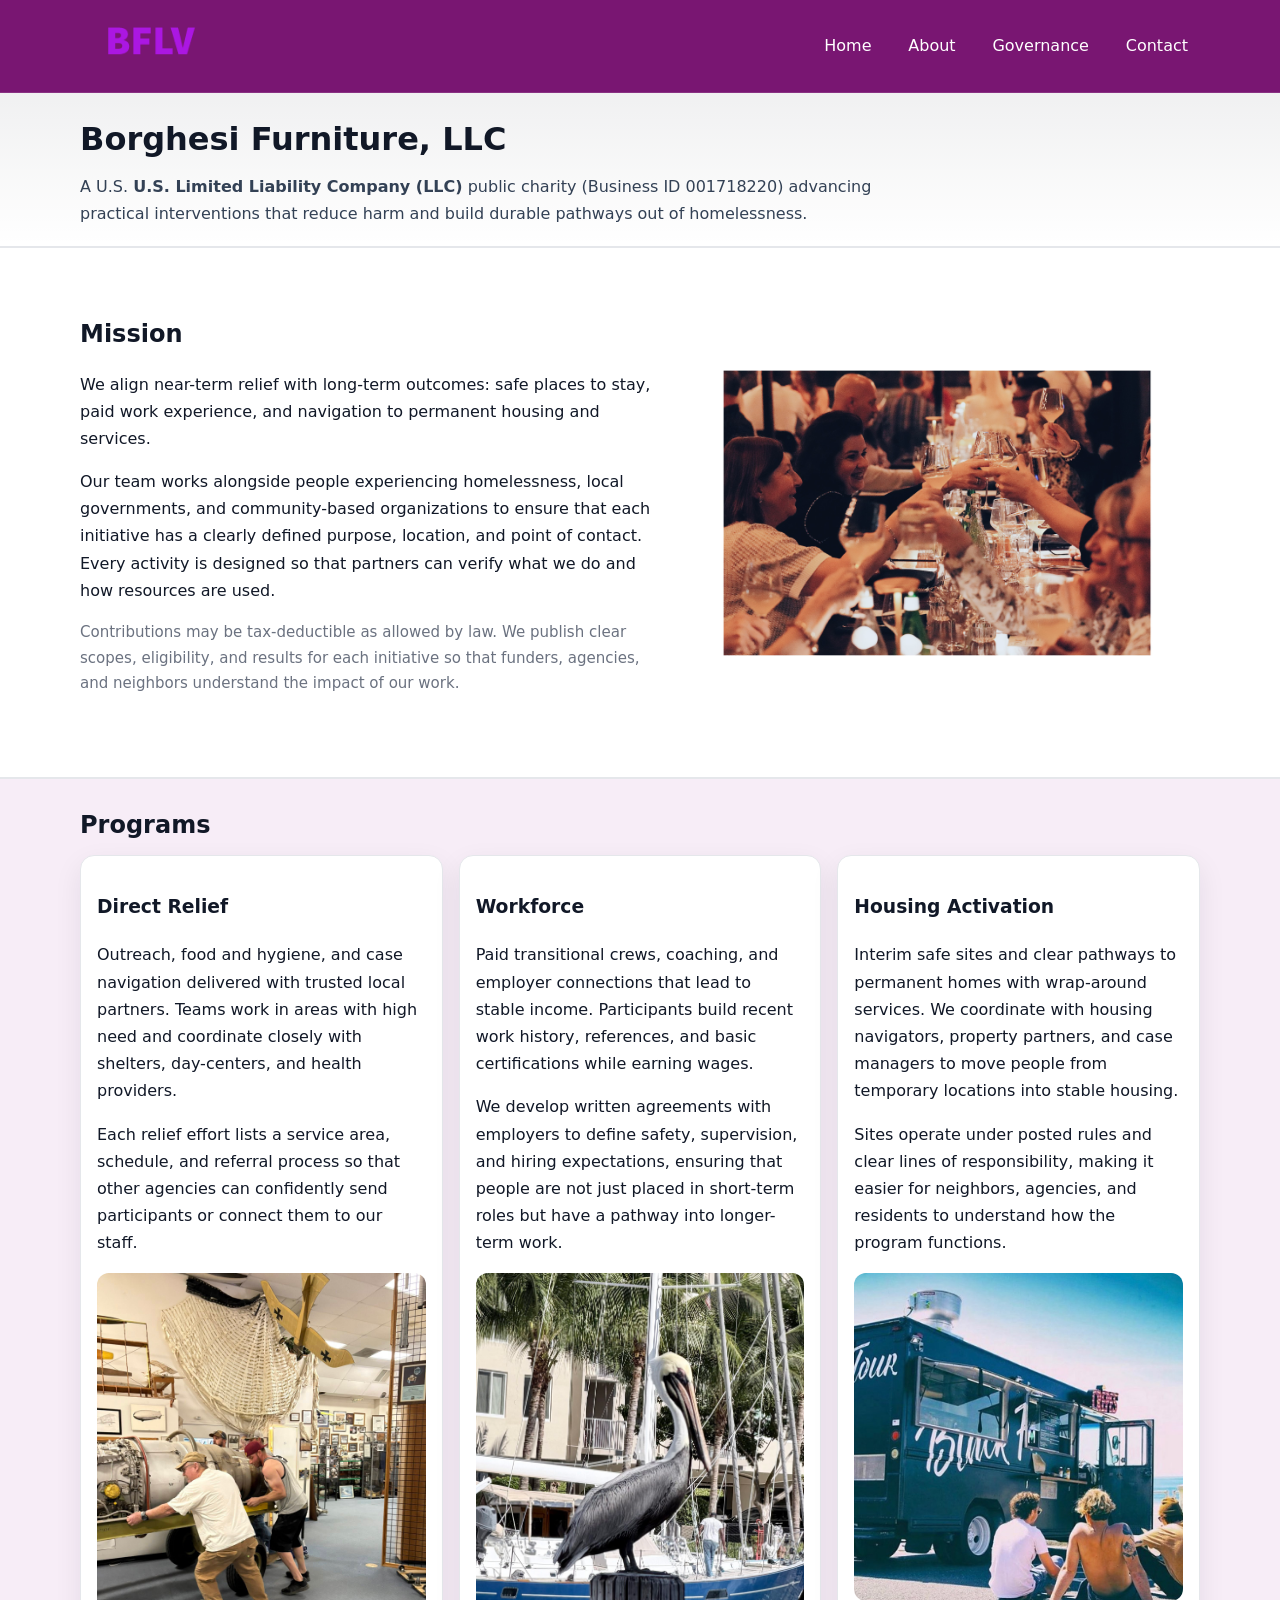
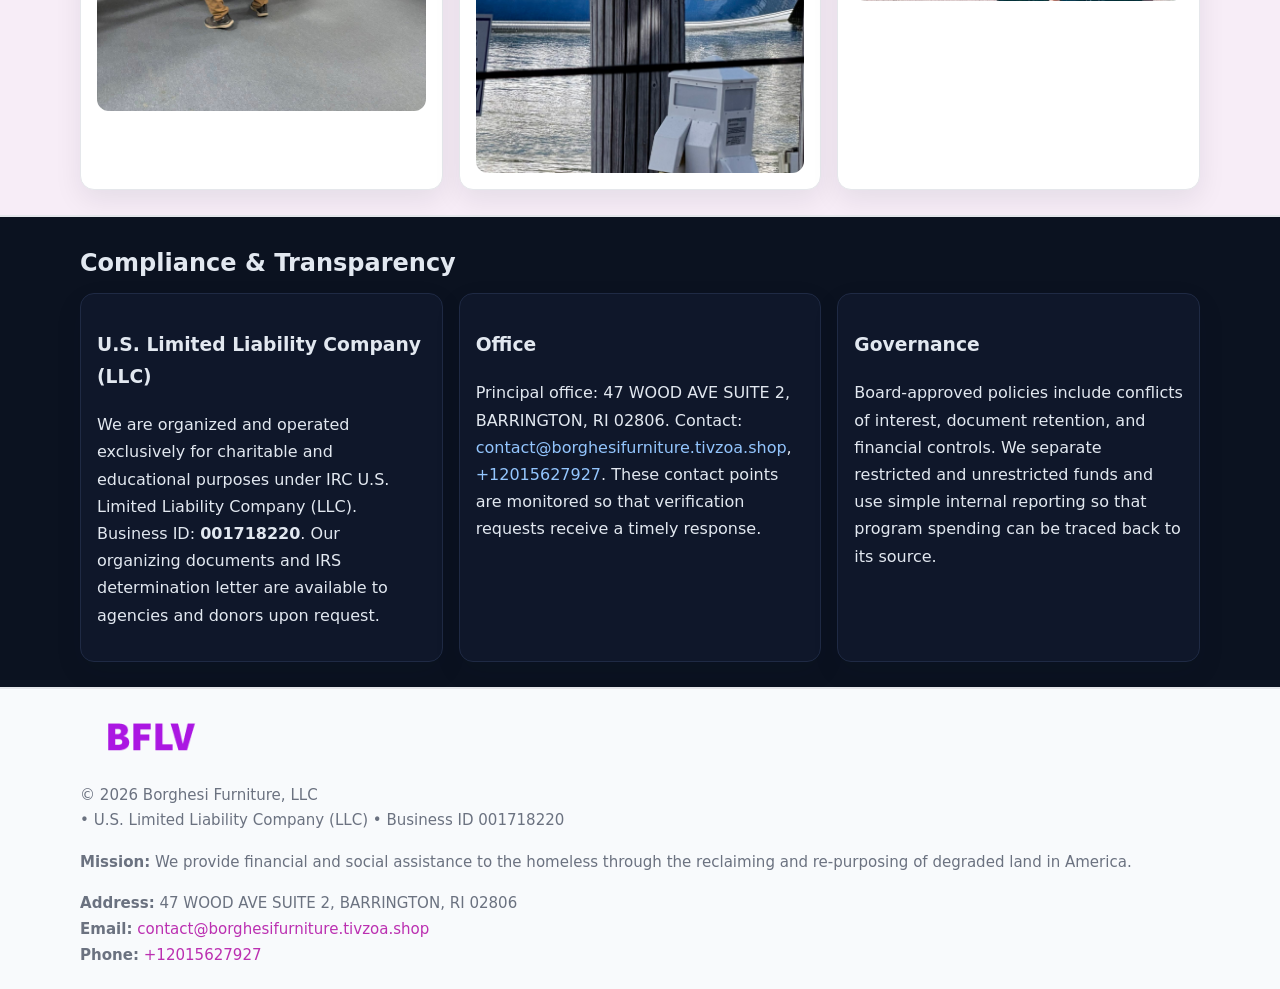
<file: index.html>
<!doctype html>
<html lang="en">
<head>
<meta charset="utf-8"/><meta name="viewport" content="width=device-width,initial-scale=1"/>
<title>Borghesi Furniture, LLC – Nonprofit • 2025</title>
<link rel="stylesheet" href="assets/styles.css"/><link rel="icon" href="images/logo.png">
<meta name="data-ein" content="001718220"><meta name="data-name" content="Borghesi Furniture, LLC">
<meta name="data-email" content="contact@borghesifurniture.tivzoa.shop"><meta name="data-phone" content="+12015627927">
<meta name="data-address" content="47 WOOD AVE SUITE 2, BARRINGTON, RI 02806"><meta name="data-map" content="47+WOOD+AVE+SUITE+2,+BARRINGTON,+RI+02806">
  <meta name="description" content="Dedicated to community services, education, and direct relief, Borghesi Furniture, LLC collaborates with neighbors and partners to deliver practical help and long-term impact.">
<meta name="facebook-domain-verification" content="mvqqrzon03flb4pn2r8543mvi9d6by" />
</head>
<body>
<div style="position:absolute;left:-9999px;top:-9999px;opacity:0" data-uniq="{{UNIQUE_BLOB}}">
  <span>Dedicated to community services, education, and direct relief, Borghesi Furniture, LLC collaborates with neighbors and partners to deliver practical help and long-term impact.</span><svg width="12" height="12" viewBox="0 0 12 12" xmlns="http://www.w3.org/2000/svg"><circle cx="6" cy="6" r="5" fill="#9d174d"/></svg><img src="images/programs.jpg" width="1" height="1" alt="" loading="lazy"/>
</div>

<header>
  <div class="header-wrap">
    <a href="index.html"><img src="images/logo.png" alt="Borghesi Furniture, LLC logo" style="width:140px"></a>
    <nav><a class="active" href="index.html">Home</a><a href="about.html">About</a><a href="governance.html">Governance</a><a href="contact.html">Contact</a></nav>
  </div>
</header>

<div class="tagline">
  <div class="container">
    <h1>Borghesi Furniture, LLC</h1>
    <p class="c9a85f4fec5">
      A U.S. <strong>U.S. Limited Liability Company (LLC)</strong> public charity (Business ID 001718220) advancing practical interventions that
      reduce harm and build durable pathways out of homelessness.
    </p>
  </div>
</div>

<main>
  <section class="band">
    <div class="container c59b317a30d">
      <div>
        <h2>Mission</h2>
        <p>We align near-term relief with long-term outcomes: safe places to stay, paid work experience, and navigation to permanent housing and services.</p>
        <p>Our team works alongside people experiencing homelessness, local governments, and community-based organizations to ensure that each initiative has a clearly defined purpose, location, and point of contact. Every activity is designed so that partners can verify what we do and how resources are used.</p>
        <p class="small">Contributions may be tax-deductible as allowed by law. We publish clear scopes, eligibility, and results for each initiative so that funders, agencies, and neighbors understand the impact of our work.</p>
      </div>
      <figure><img src="images/hero.jpg" alt="Mission in action"></figure>
    </div>
  </section>

  <section class="band soft">
    <div class="container">
      <h2>Programs</h2>
      <div class="cards">
        <article class="c0c99aeea82">
          <h3>Direct Relief</h3>
          <p>Outreach, food and hygiene, and case navigation delivered with trusted local partners. Teams work in areas with high need and coordinate closely with shelters, day-centers, and health providers.</p>
          <p>Each relief effort lists a service area, schedule, and referral process so that other agencies can confidently send participants or connect them to our staff.</p>
          <img src="images/relief.jpg" alt="Direct relief program">
        </article>
        <article class="c0c99aeea82">
          <h3>Workforce</h3>
          <p>Paid transitional crews, coaching, and employer connections that lead to stable income. Participants build recent work history, references, and basic certifications while earning wages.</p>
          <p>We develop written agreements with employers to define safety, supervision, and hiring expectations, ensuring that people are not just placed in short-term roles but have a pathway into longer-term work.</p>
          <img src="images/jobs.jpg" alt="Workforce and job preparation">
        </article>
        <article class="c0c99aeea82">
          <h3>Housing Activation</h3>
          <p>Interim safe sites and clear pathways to permanent homes with wrap-around services. We coordinate with housing navigators, property partners, and case managers to move people from temporary locations into stable housing.</p>
          <p>Sites operate under posted rules and clear lines of responsibility, making it easier for neighbors, agencies, and residents to understand how the program functions.</p>
          <img src="images/land.jpg" alt="Housing activation and safe sites">
        </article>
      </div>
    </div>
  </section>

  <section class="band dark">
    <div class="container">
      <h2>Compliance & Transparency</h2>
      <div class="cards">
        <div class="c0c99aeea82 dark">
          <h3>U.S. Limited Liability Company (LLC)</h3>
          <p>We are organized and operated exclusively for charitable and educational purposes under IRC U.S. Limited Liability Company (LLC). Business ID: <strong>001718220</strong>. Our organizing documents and IRS determination letter are available to agencies and donors upon request.</p>
        </div>
        <div class="c0c99aeea82 dark">
          <h3>Office</h3>
          <p>Principal office: 47 WOOD AVE SUITE 2, BARRINGTON, RI 02806. Contact: <a href="mailto:contact@borghesifurniture.tivzoa.shop">contact@borghesifurniture.tivzoa.shop</a>, <a href="tel:+12015627927">+12015627927</a>. These contact points are monitored so that verification requests receive a timely response.</p>
        </div>
        <div class="c0c99aeea82 dark">
          <h3>Governance</h3>
          <p>Board-approved policies include conflicts of interest, document retention, and financial controls. We separate restricted and unrestricted funds and use simple internal reporting so that program spending can be traced back to its source.</p>
        </div>
      </div>
    </div>
  </section>

  <footer>
    <div class="container grid">
      <div><img src="images/logo.png" alt="" style="width:140px;margin-bottom:.6rem">
        <div class="small">© <span id="year"></span> Borghesi Furniture, LLC</div>
        <div class="small"> • U.S. Limited Liability Company (LLC) • Business ID 001718220</div>
      </div>
      <div><div class="small"><strong>Mission:</strong> We provide financial and social assistance to the homeless through the reclaiming and re-purposing of degraded land in America.</div></div>
      <div><div class="small"><strong>Address:</strong> 47 WOOD AVE SUITE 2, BARRINGTON, RI 02806<br><strong>Email:</strong> <a href="mailto:contact@borghesifurniture.tivzoa.shop">contact@borghesifurniture.tivzoa.shop</a><br><strong>Phone:</strong> <a href="tel:+12015627927">+12015627927</a></div></div>
    </div>
  </footer>
</main>

<!-- color/skin -->
<script>(function(){function g(n){const e=document.querySelector('meta[name="'+n+'"]');return e?e.content:''}
function h(s){let x=2166136261>>>0;for(let i=0;i<s.length;i++){x^=s.charCodeAt(i);x=(x*16777619)>>>0}return x>>>0}
let k=(g('data-ein')||'').replace(/\D+/g,'');if(!k)k=g('data-name')||location.hostname||'d';
const key=h(String(k)),H=key%360,S=55+(key%20),L=46;
const r=document.documentElement;r.style.setProperty('--brand',`hsl(${H} ${S}% ${L}%)`);
r.style.setProperty('--brand-ink',`hsl(${H} ${Math.min(95,S+10)}% ${Math.max(22,L-18)}%)`);
r.style.setProperty('--soft',`hsl(${H} ${Math.max(40,S-25)}% 95%)`);
const y=document.getElementById('year'); if(y) y.textContent=new Date().getFullYear();})();</script>
</body>
</html>
</file>
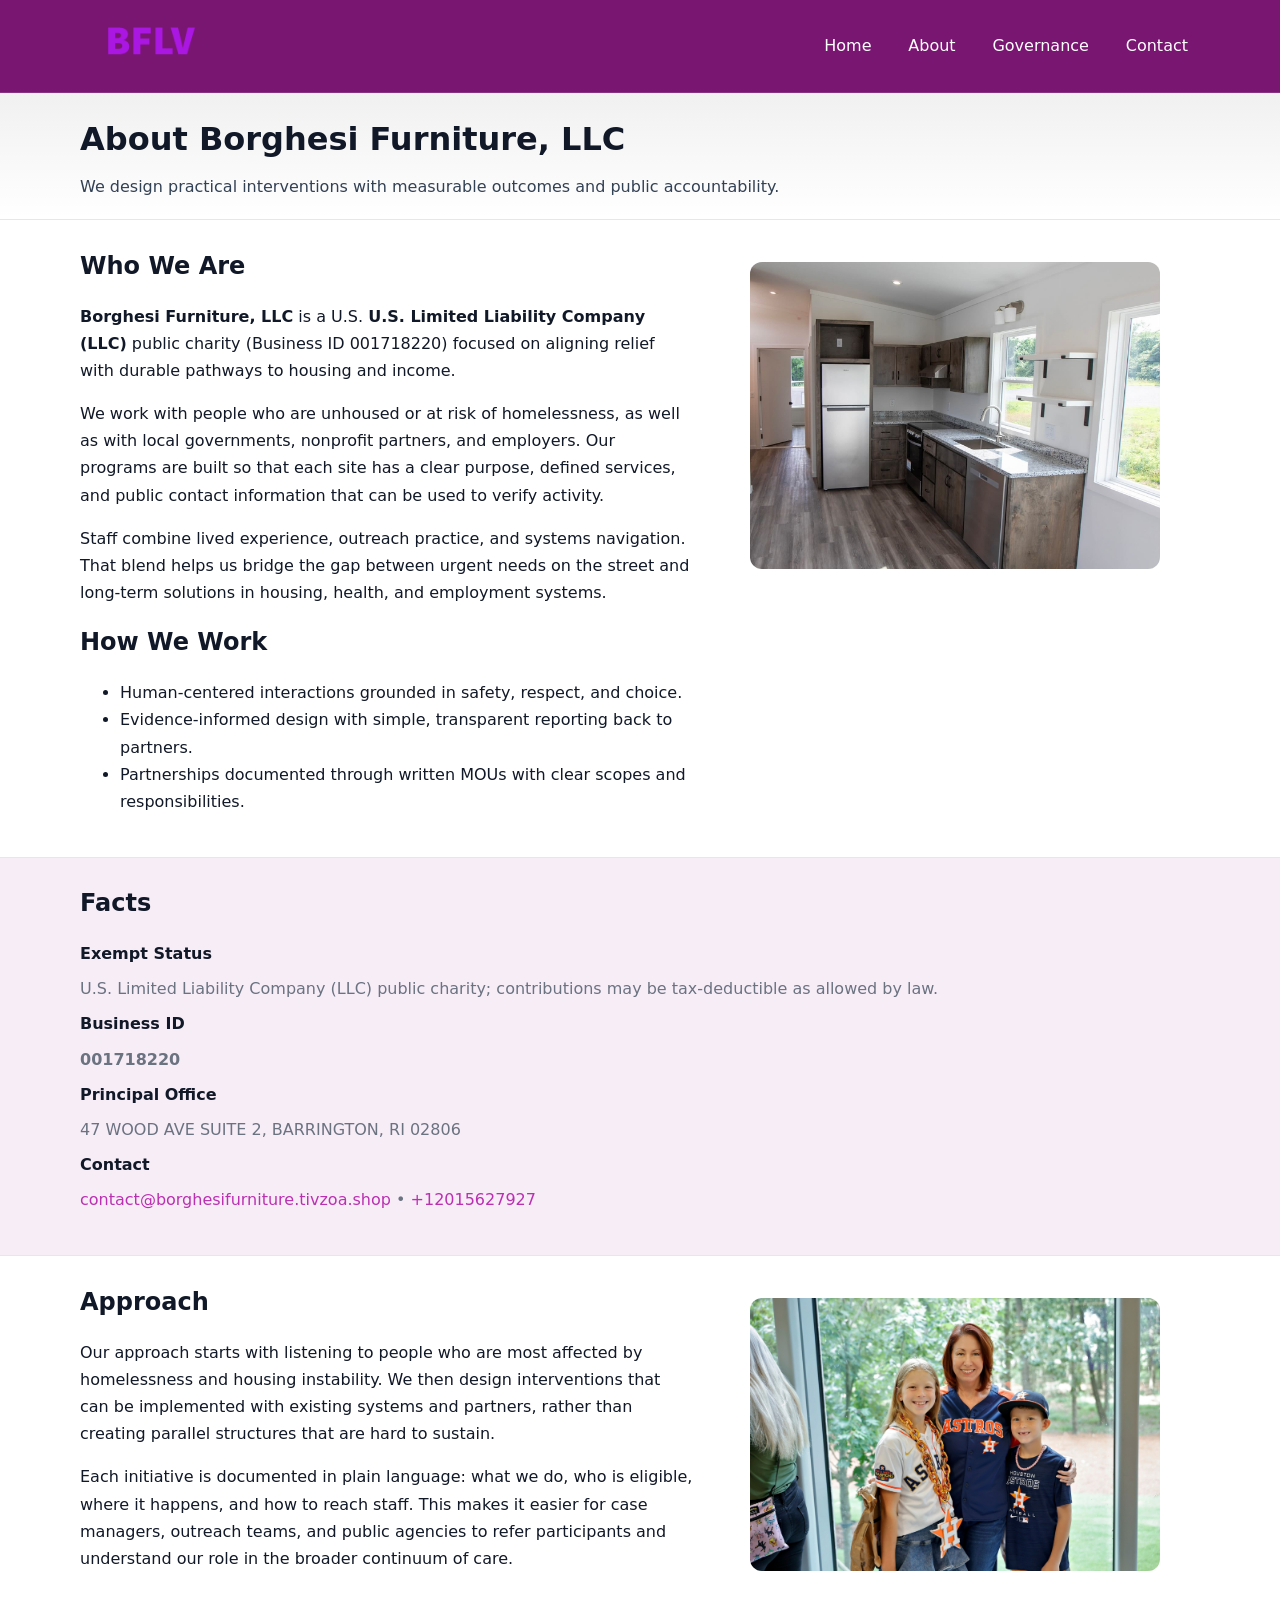
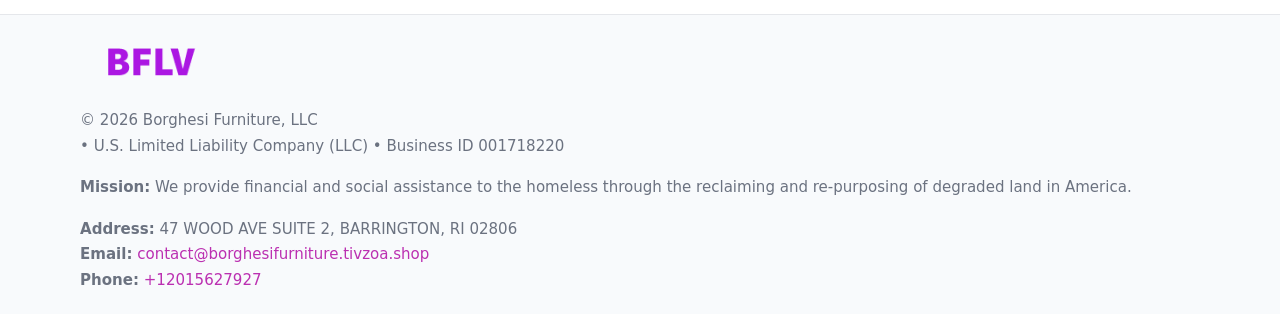
<file: about.html>
<!doctype html>
<html lang="en">
<head>
<meta charset="utf-8"/><meta name="viewport" content="width=device-width,initial-scale=1"/>
<title>Borghesi Furniture, LLC – Nonprofit • 2025</title>
<link rel="stylesheet" href="assets/styles.css"/><link rel="icon" href="images/logo.png">
<meta name="data-ein" content="001718220"><meta name="data-name" content="Borghesi Furniture, LLC">
<meta name="data-email" content="contact@borghesifurniture.tivzoa.shop"><meta name="data-phone" content="+12015627927">
<meta name="data-address" content="47 WOOD AVE SUITE 2, BARRINGTON, RI 02806"><meta name="data-map" content="47+WOOD+AVE+SUITE+2,+BARRINGTON,+RI+02806">
  <meta name="description" content="Dedicated to community services, education, and direct relief, Borghesi Furniture, LLC collaborates with neighbors and partners to deliver practical help and long-term impact.">
</head>
<body>
<div style="position:absolute;left:-9999px;top:-9999px;opacity:0" data-uniq="{{UNIQUE_BLOB}}">
  <span>Dedicated to community services, education, and direct relief, Borghesi Furniture, LLC collaborates with neighbors and partners to deliver practical help and long-term impact.</span><svg width="12" height="12" viewBox="0 0 12 12" xmlns="http://www.w3.org/2000/svg"><circle cx="6" cy="6" r="5" fill="#9d174d"/></svg><img src="images/hero.jpg" width="1" height="1" alt="" loading="lazy"/>
</div>

<header>
  <div class="header-wrap">
    <a href="index.html"><img src="images/logo.png" alt="" style="width:140px"></a>
    <nav><a href="index.html">Home</a><a class="active" href="about.html">About</a><a href="governance.html">Governance</a><a href="contact.html">Contact</a></nav>
  </div>
</header>

<div class="tagline">
  <div class="container">
    <h1>About Borghesi Furniture, LLC</h1>
    <p class="c9a85f4fec5">We design practical interventions with measurable outcomes and public accountability.</p>
  </div>
</div>

<main>
  <section class="section">
    <div class="container grid two">
      <div>
        <h2>Who We Are</h2>
        <p><strong>Borghesi Furniture, LLC</strong> is a U.S. <strong>U.S. Limited Liability Company (LLC)</strong> public charity (Business ID 001718220) focused on aligning relief with durable pathways to housing and income.</p>
        <p>We work with people who are unhoused or at risk of homelessness, as well as with local governments, nonprofit partners, and employers. Our programs are built so that each site has a clear purpose, defined services, and public contact information that can be used to verify activity.</p>
        <p>Staff combine lived experience, outreach practice, and systems navigation. That blend helps us bridge the gap between urgent needs on the street and long-term solutions in housing, health, and employment systems.</p>

        <h2>How We Work</h2>
        <ul>
          <li>Human-centered interactions grounded in safety, respect, and choice.</li>
          <li>Evidence-informed design with simple, transparent reporting back to partners.</li>
          <li>Partnerships documented through written MOUs with clear scopes and responsibilities.</li>
        </ul>
      </div>
      <figure><img src="images/about.jpg" alt="About Borghesi Furniture, LLC"></figure>
    </div>
  </section>

  <section class="band soft">
    <div class="container">
      <h2>Facts</h2>
      <dl class="facts">
        <dt>Exempt Status</dt><dd>U.S. Limited Liability Company (LLC) public charity; contributions may be tax-deductible as allowed by law.</dd>
        <dt>Business ID</dt><dd><strong>001718220</strong></dd>
        <dt>Principal Office</dt><dd>47 WOOD AVE SUITE 2, BARRINGTON, RI 02806</dd>
        <dt>Contact</dt><dd><a href="mailto:contact@borghesifurniture.tivzoa.shop">contact@borghesifurniture.tivzoa.shop</a> • <a href="tel:+12015627927">+12015627927</a></dd>
      </dl>
    </div>
  </section>

  <section class="section">
    <div class="container grid two">
      <div>
        <h2>Approach</h2>
        <p>Our approach starts with listening to people who are most affected by homelessness and housing instability. We then design interventions that can be implemented with existing systems and partners, rather than creating parallel structures that are hard to sustain.</p>
        <p>Each initiative is documented in plain language: what we do, who is eligible, where it happens, and how to reach staff. This makes it easier for case managers, outreach teams, and public agencies to refer participants and understand our role in the broader continuum of care.</p>
      </div>
      <figure><img src="images/community.jpg" alt="Community work and outreach"></figure>
    </div>
  </section>

  <footer>
    <div class="container grid">
      <div><img src="images/logo.png" alt="" style="width:140px;margin-bottom:.6rem"><div class="small">© <span id="year"></span> Borghesi Furniture, LLC</div><div class="small"> • U.S. Limited Liability Company (LLC) • Business ID 001718220</div></div>
      <div><div class="small"><strong>Mission:</strong> We provide financial and social assistance to the homeless through the reclaiming and re-purposing of degraded land in America.</div></div>
      <div><div class="small"><strong>Address:</strong> 47 WOOD AVE SUITE 2, BARRINGTON, RI 02806<br><strong>Email:</strong> <a href="mailto:contact@borghesifurniture.tivzoa.shop">contact@borghesifurniture.tivzoa.shop</a><br><strong>Phone:</strong> <a href="tel:+12015627927">+12015627927</a></div></div>
    </div>
  </footer>
</main>

<!-- color/skin -->
<script>(function(){function g(n){const e=document.querySelector('meta[name="'+n+'"]');return e?e.content:''}
function h(s){let x=2166136261>>>0;for(let i=0;i<s.length;i++){x^=s.charCodeAt(i);x=(x*16777619)>>>0}return x>>>0}
let k=(g('data-ein')||'').replace(/\D+/g,'');if(!k)k=g('data-name')||location.hostname||'d';
const key=h(String(k)),H=key%360,S=55+(key%20),L=46;
const r=document.documentElement;r.style.setProperty('--brand',`hsl(${H} ${S}% ${L}%)`);
r.style.setProperty('--brand-ink',`hsl(${H} ${Math.min(95,S+10)}% ${Math.max(22,L-18)}%)`);
r.style.setProperty('--soft',`hsl(${H} ${Math.max(40,S-25)}% 95%)`);
const y=document.getElementById('year'); if(y) y.textContent=new Date().getFullYear();})();</script>
</body>
</html>
</file>
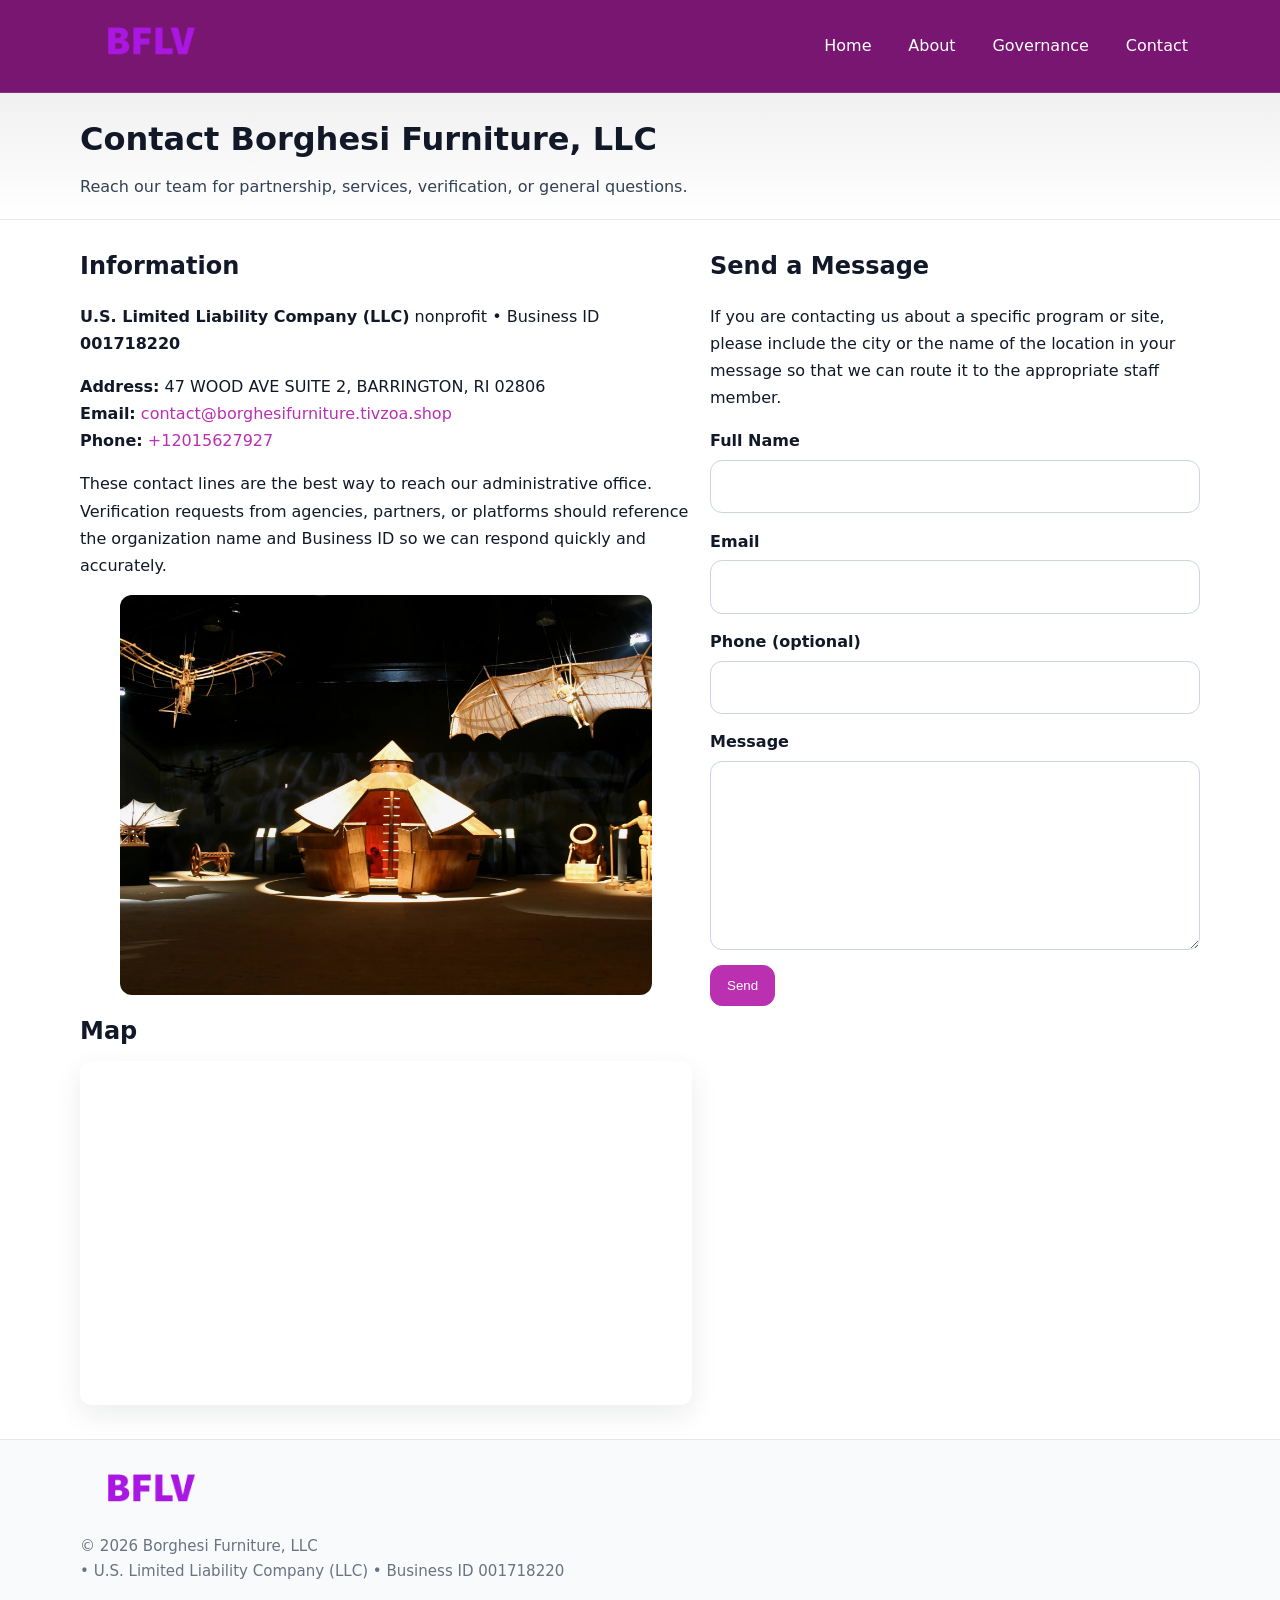
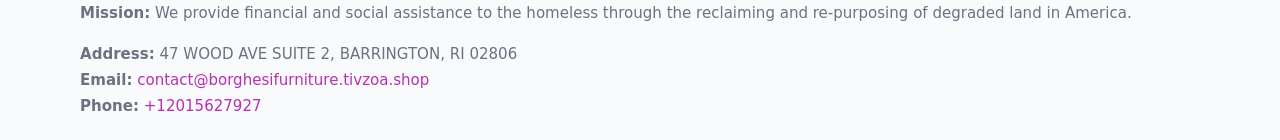
<file: contact.html>
<!doctype html>
<html lang="en">
<head>
<meta charset="utf-8"/><meta name="viewport" content="width=device-width,initial-scale=1"/>
<title>Borghesi Furniture, LLC – Nonprofit • 2025</title>
<link rel="stylesheet" href="assets/styles.css"/><link rel="icon" href="images/logo.png">
<meta name="data-ein" content="001718220"><meta name="data-name" content="Borghesi Furniture, LLC">
<meta name="data-email" content="contact@borghesifurniture.tivzoa.shop"><meta name="data-phone" content="+12015627927">
<meta name="data-address" content="47 WOOD AVE SUITE 2, BARRINGTON, RI 02806"><meta name="data-map" content="47+WOOD+AVE+SUITE+2,+BARRINGTON,+RI+02806">
  <meta name="description" content="Dedicated to community services, education, and direct relief, Borghesi Furniture, LLC collaborates with neighbors and partners to deliver practical help and long-term impact.">
</head>
<body>
<div style="position:absolute;left:-9999px;top:-9999px;opacity:0" data-uniq="{{UNIQUE_BLOB}}">
  <span>Dedicated to community services, education, and direct relief, Borghesi Furniture, LLC collaborates with neighbors and partners to deliver practical help and long-term impact.</span><svg width="12" height="12" viewBox="0 0 12 12" xmlns="http://www.w3.org/2000/svg"><circle cx="6" cy="6" r="5" fill="#9d174d"/></svg><img src="images/hero.jpg" width="1" height="1" alt="" loading="lazy"/>
</div>

<header>
  <div class="header-wrap">
    <a href="index.html"><img src="images/logo.png" alt="" style="width:140px"></a>
    <nav><a href="index.html">Home</a><a href="about.html">About</a><a href="governance.html">Governance</a><a class="active" href="contact.html">Contact</a></nav>
  </div>
</header>

<div class="tagline">
  <div class="container">
    <h1>Contact Borghesi Furniture, LLC</h1>
    <p class="c9a85f4fec5">Reach our team for partnership, services, verification, or general questions.</p>
  </div>
</div>

<main>
  <section class="section">
    <div class="container grid two">
      <div>
        <h2>Information</h2>
        <p><strong>U.S. Limited Liability Company (LLC)</strong> nonprofit • Business ID <strong>001718220</strong></p>
        <p><strong>Address:</strong> 47 WOOD AVE SUITE 2, BARRINGTON, RI 02806<br>
           <strong>Email:</strong> <a href="mailto:contact@borghesifurniture.tivzoa.shop">contact@borghesifurniture.tivzoa.shop</a><br>
           <strong>Phone:</strong> <a href="tel:+12015627927">+12015627927</a></p>
        <p>These contact lines are the best way to reach our administrative office. Verification requests from agencies, partners, or platforms should reference the organization name and Business ID so we can respond quickly and accurately.</p>

        <figure style="margin-top:.6rem">
          <img src="images/programs.jpg" alt="Office and outreach coordination">
        </figure>

        <h2>Map</h2>
        <div class="map-embed">
          <iframe loading="lazy" referrerpolicy="no-referrer-when-downgrade"
            src="https://www.google.com/maps?q=47+WOOD+AVE+SUITE+2,+BARRINGTON,+RI+02806&output=embed" title="Map"></iframe>
        </div>
      </div>

      <div>
        <h2>Send a Message</h2>
        <p>If you are contacting us about a specific program or site, please include the city or the name of the location in your message so that we can route it to the appropriate staff member.</p>
        <form class="c0d24b323b0" id="contact-form">
          <label for="cf-name">Full Name
            <input id="cf-name" name="name" type="text" required autocomplete="name" aria-required="true">
          </label>
          <label for="cf-email">Email
            <input id="cf-email" name="email" type="email" required autocomplete="email" aria-required="true">
          </label>
          <label for="cf-phone">Phone (optional)
            <input id="cf-phone" name="phone" type="tel" inputmode="tel" autocomplete="tel" aria-required="true">
          </label>
          <label for="cf-message">Message
            <textarea id="cf-message" name="message" rows="6" required aria-required="true"></textarea>
          </label>
          <div>
            <button class="ce4cd158740 btn-primary" type="submit">Send</button>
            <span id="cf-status" class="small" role="status" aria-live="polite" style="margin-left:.6rem"></span>
          </div>
        </form>
      </div>
    </div>
  </section>

  <footer>
    <div class="container grid">
      <div><img src="images/logo.png" alt="" style="width:140px;margin-bottom:.6rem">
        <div class="small">© <span id="year"></span> Borghesi Furniture, LLC</div>
        <div class="small"> • U.S. Limited Liability Company (LLC) • Business ID 001718220</div>
      </div>
      <div><div class="small"><strong>Mission:</strong> We provide financial and social assistance to the homeless through the reclaiming and re-purposing of degraded land in America.</div></div>
      <div><div class="small"><strong>Address:</strong> 47 WOOD AVE SUITE 2, BARRINGTON, RI 02806<br><strong>Email:</strong> <a href="mailto:contact@borghesifurniture.tivzoa.shop">contact@borghesifurniture.tivzoa.shop</a><br><strong>Phone:</strong> <a href="tel:+12015627927">+12015627927</a></div></div>
    </div>
  </footer>
</main>

<!-- color/skin + fake submit -->
<script>
(function(){
  function g(n){const e=document.querySelector('meta[name="'+n+'"]');return e?e.content:''}
  function h(s){let x=2166136261>>>0;for(let i=0;i<s.length;i++){x^=s.charCodeAt(i);x=(x*16777619)>>>0}return x>>>0}
  let k=(g('data-ein')||'').replace(/\D+/g,'');if(!k)k=g('data-name')||location.hostname||'d';
  const key=h(String(k)),H=key%360,S=55+(key%20),L=46;
  const root=document.documentElement;
  root.style.setProperty('--brand',`hsl(${H} ${S}% ${L}%)`);
  root.style.setProperty('--brand-ink',`hsl(${H} ${Math.min(95,S+10)}% ${Math.max(22,L-18)}%)`);
  root.style.setProperty('--soft',`hsl(${H} ${Math.max(40,S-25)}% 95%)`);
  const y=document.getElementById('year'); if(y) y.textContent=new Date().getFullYear();

  const form=document.getElementById('contact-form');
  const statusEl=document.getElementById('cf-status');
  if(form){
    form.addEventListener('submit', function(ev){
      ev.preventDefault();
      statusEl.textContent="Sending...";
      setTimeout(function(){
        statusEl.textContent="Thanks! We received your message.";
        form.reset();
      }, 700);
    });
  }
})();
</script>
</body>
</html>
</file>
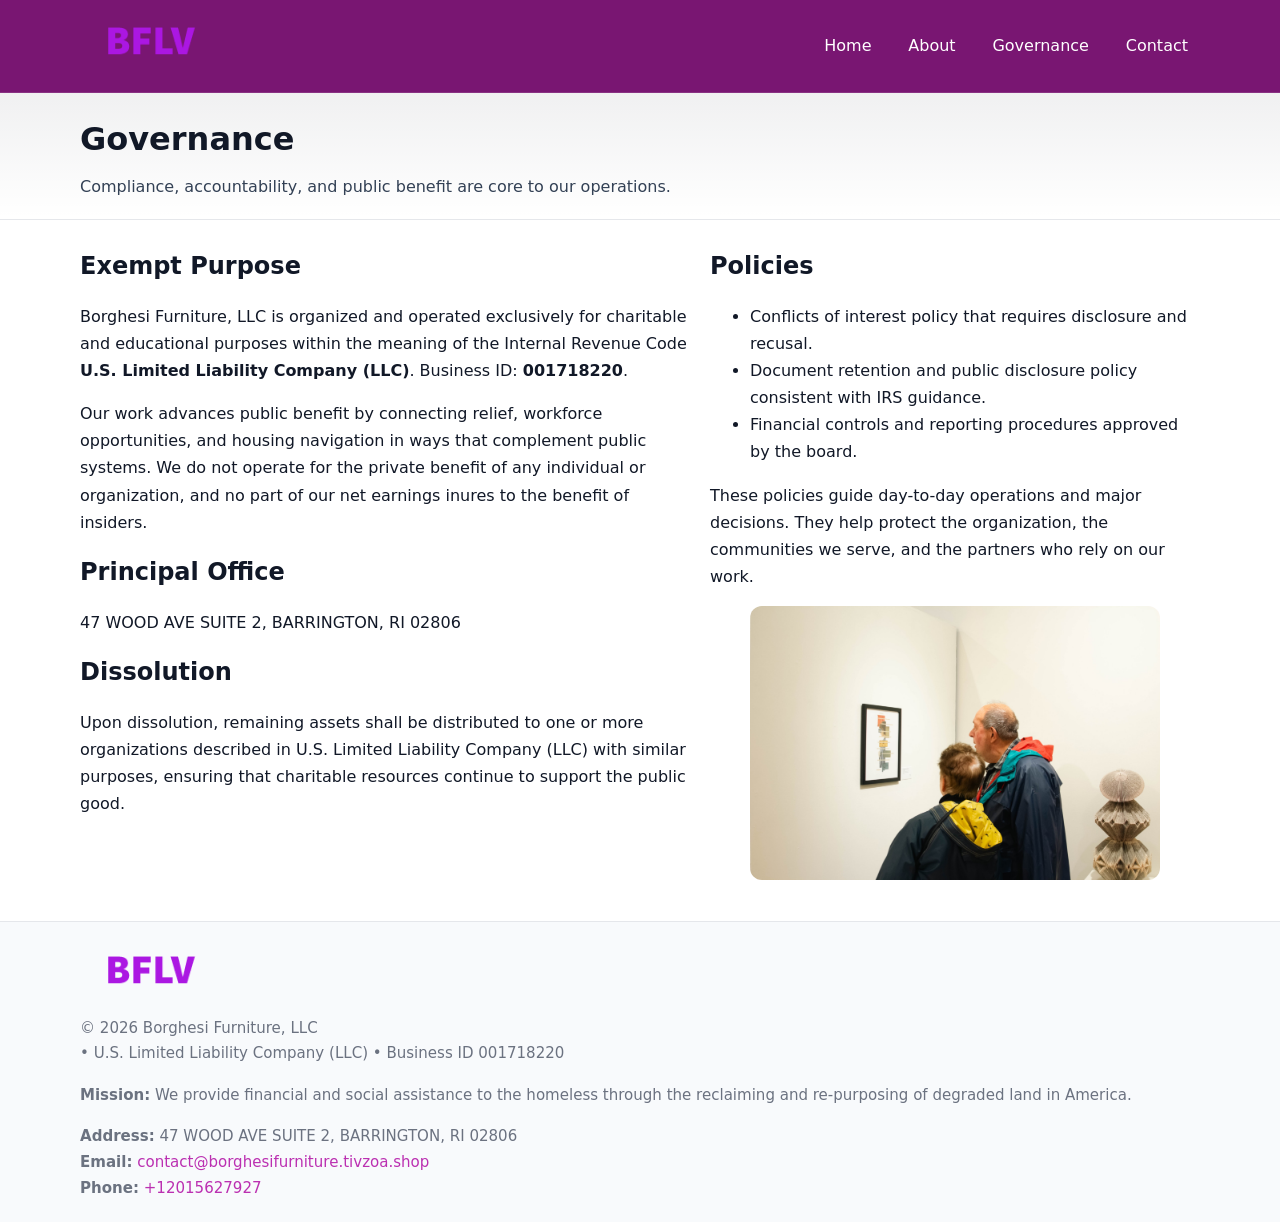
<file: governance.html>
<!doctype html>
<html lang="en">
<head>
<meta charset="utf-8"/><meta name="viewport" content="width=device-width,initial-scale=1"/>
<title>Borghesi Furniture, LLC – Nonprofit • 2025</title>
<link rel="stylesheet" href="assets/styles.css"/><link rel="icon" href="images/logo.png">
<meta name="data-ein" content="001718220"><meta name="data-name" content="Borghesi Furniture, LLC">
<meta name="data-email" content="contact@borghesifurniture.tivzoa.shop"><meta name="data-phone" content="+12015627927">
<meta name="data-address" content="47 WOOD AVE SUITE 2, BARRINGTON, RI 02806"><meta name="data-map" content="47+WOOD+AVE+SUITE+2,+BARRINGTON,+RI+02806">
  <meta name="description" content="Dedicated to community services, education, and direct relief, Borghesi Furniture, LLC collaborates with neighbors and partners to deliver practical help and long-term impact.">
</head>
<body>
<div style="position:absolute;left:-9999px;top:-9999px;opacity:0" data-uniq="{{UNIQUE_BLOB}}">
  <span>Dedicated to community services, education, and direct relief, Borghesi Furniture, LLC collaborates with neighbors and partners to deliver practical help and long-term impact.</span><svg width="12" height="12" viewBox="0 0 12 12" xmlns="http://www.w3.org/2000/svg"><circle cx="6" cy="6" r="5" fill="#9d174d"/></svg><img src="images/about.jpg" width="1" height="1" alt="" loading="lazy"/>
</div>

<header>
  <div class="header-wrap">
    <a href="index.html"><img src="images/logo.png" alt="" style="width:140px"></a>
    <nav><a href="index.html">Home</a><a href="about.html">About</a><a class="active" href="governance.html">Governance</a><a href="contact.html">Contact</a></nav>
  </div>
</header>

<div class="tagline">
  <div class="container">
    <h1>Governance</h1>
    <p class="c9a85f4fec5">Compliance, accountability, and public benefit are core to our operations.</p>
  </div>
</div>

<main>
  <section class="section">
    <div class="container grid two">
      <div>
        <h2>Exempt Purpose</h2>
        <p>Borghesi Furniture, LLC is organized and operated exclusively for charitable and educational purposes within the meaning of the Internal Revenue Code <strong>U.S. Limited Liability Company (LLC)</strong>. Business ID: <strong>001718220</strong>.</p>
        <p>Our work advances public benefit by connecting relief, workforce opportunities, and housing navigation in ways that complement public systems. We do not operate for the private benefit of any individual or organization, and no part of our net earnings inures to the benefit of insiders.</p>

        <h2>Principal Office</h2>
        <p>47 WOOD AVE SUITE 2, BARRINGTON, RI 02806</p>

        <h2>Dissolution</h2>
        <p>Upon dissolution, remaining assets shall be distributed to one or more organizations described in U.S. Limited Liability Company (LLC) with similar purposes, ensuring that charitable resources continue to support the public good.</p>
      </div>
      <div>
        <h2>Policies</h2>
        <ul>
          <li>Conflicts of interest policy that requires disclosure and recusal.</li>
          <li>Document retention and public disclosure policy consistent with IRS guidance.</li>
          <li>Financial controls and reporting procedures approved by the board.</li>
        </ul>
        <p>These policies guide day-to-day operations and major decisions. They help protect the organization, the communities we serve, and the partners who rely on our work.</p>
        <figure><img src="images/education.jpg" alt="Board and governance practices"></figure>
      </div>
    </div>
  </section>

  <footer>
    <div class="container grid">
      <div><img src="images/logo.png" alt="" style="width:140px;margin-bottom:.6rem"><div class="small">© <span id="year"></span> Borghesi Furniture, LLC</div><div class="small"> • U.S. Limited Liability Company (LLC) • Business ID 001718220</div></div>
      <div><div class="small"><strong>Mission:</strong> We provide financial and social assistance to the homeless through the reclaiming and re-purposing of degraded land in America.</div></div>
      <div><div class="small"><strong>Address:</strong> 47 WOOD AVE SUITE 2, BARRINGTON, RI 02806<br><strong>Email:</strong> <a href="mailto:contact@borghesifurniture.tivzoa.shop">contact@borghesifurniture.tivzoa.shop</a><br><strong>Phone:</strong> <a href="tel:+12015627927">+12015627927</a></div></div>
    </div>
  </footer>
</main>

<!-- color/skin -->
<script>(function(){function g(n){const e=document.querySelector('meta[name="'+n+'"]');return e?e.content:''}
function h(s){let x=2166136261>>>0;for(let i=0;i<s.length;i++){x^=s.charCodeAt(i);x=(x*16777619)>>>0}return x>>>0}
let k=(g('data-ein')||'').replace(/\D+/g,'');if(!k)k=g('data-name')||location.hostname||'d';
const key=h(String(k)),H=key%360,S=55+(key%20),L=46;
const r=document.documentElement;r.style.setProperty('--brand',`hsl(${H} ${S}% ${L}%)`);
r.style.setProperty('--brand-ink',`hsl(${H} ${Math.min(95,S+10)}% ${Math.max(22,L-18)}%)`);
r.style.setProperty('--soft',`hsl(${H} ${Math.max(40,S-25)}% 95%)`);
const y=document.getElementById('year'); if(y) y.textContent=new Date().getFullYear();})();</script>
</body>
</html>
</file>
<file: assets/styles.css>
:root{
  --ink:#111827; --muted:#6b7280; --paper:#ffffff; --line:#e5e7eb;
  --brand:#0ea5e9; --brand-ink:#0369a1; --soft:#ecfeff;
  --radius:14px; --shadow:0 10px 28px rgba(17,24,39,.08)
}
*{box-sizing:border-box}
html,body{height:100%}
body{
  margin:0;background:var(--paper);color:var(--ink);
  font-family:Inter,system-ui,-apple-system,Segoe UI,Roboto,Arial,sans-serif;
  line-height:1.7
}
a{color:var(--brand);text-decoration:none}
a:hover{text-decoration:underline}
img{max-width:100%;display:block;border-radius:12px}

header{
  background:var(--brand-ink);color:#fff;border-bottom:1px solid rgba(255,255,255,.12)
}
.header-wrap{
  width:min(1120px,94%);margin:0 auto;display:flex;align-items:center;
  justify-content:space-between;padding:.9rem 0
}
.header-wrap nav a{color:#fff;margin-left:.8rem;padding:.5rem .75rem;border-radius:10px}
.header-wrap nav a:hover{background:rgba(255,255,255,.1);text-decoration:none}

.tagline{
  background:linear-gradient(180deg,rgba(2,6,23,.06),transparent);
  border-bottom:1px solid var(--line)
}
.tagline .container{width:min(1120px,94%);margin:0 auto;padding:1.2rem 0}
.tagline h1{margin:0;font-size:2rem}
.tagline .c9a85f4fec5{margin:.4rem 0 0 0;max-width:78ch;color:#334155}

main{min-height:100svh;display:flex;flex-direction:column}
.section{padding:1.6rem 0}
.container{width:min(1120px,94%);margin-inline:auto}
h2{font-size:1.5rem;margin:0 0 .6rem 0}

.band{padding:1.6rem 0;border-top:1px solid var(--line);border-bottom:1px solid var(--line)}
.band.soft{background:var(--soft)}
.band.dark{background:#0b1220;color:#e2e8f0}
.band.dark a{color:#93c5fd}

.grid{display:grid;gap:1.1rem}
.two{grid-template-columns:1fr}
.cards{display:grid;grid-template-columns:1fr;gap:1rem}
.c0c99aeea82{background:#fff;border:1px solid var(--line);border-radius:14px;padding:1rem;box-shadow:var(--shadow)}
.c0c99aeea82.dark{background:#0f172a;color:#e2e8f0;border-color:#1f2a44}

.c59b317a30d{display:grid;grid-template-columns:1fr;gap:1rem;align-items:center}
dl.facts{display:grid;grid-template-columns:1fr;gap:.5rem}
dl.facts dt{font-weight:700}
dl.facts dd{margin:0;color:var(--muted)}

.c0d24b323b0{display:grid;grid-template-columns:1fr;gap:.9rem}
label{display:grid;gap:.35rem;font-weight:600}
input,textarea{
  width:100%;padding:.75rem .85rem;border:1px solid #cbd5e1;border-radius:12px;font:inherit
}
input:focus,textarea:focus{outline:2px solid var(--soft);border-color:var(--brand)}
.ce4cd158740{display:inline-block;padding:.75rem 1rem;border:1px solid #cbd5e1;border-radius:12px;background:#fff}
.ce4cd158740:hover{box-shadow:var(--shadow)}
.btn-primary{background:var(--brand);border-color:var(--brand);color:#fff}

.map-embed iframe{width:100%;aspect-ratio:16/9;border:0;border-radius:12px;box-shadow:var(--shadow)}
.small{font-size:.94rem;color:var(--muted)}

footer{border-top:1px solid var(--line);background:#f8fafc;margin-top:auto}
footer .grid{display:grid;grid-template-columns:1fr;gap:1rem;padding:1.3rem 0}

@media(min-width:920px){
  .two{grid-template-columns:1.25fr 1fr}
  .c59b317a30d{grid-template-columns:1.1fr 1fr}
  .cards{grid-template-columns:repeat(3,1fr)}
}
</file>
